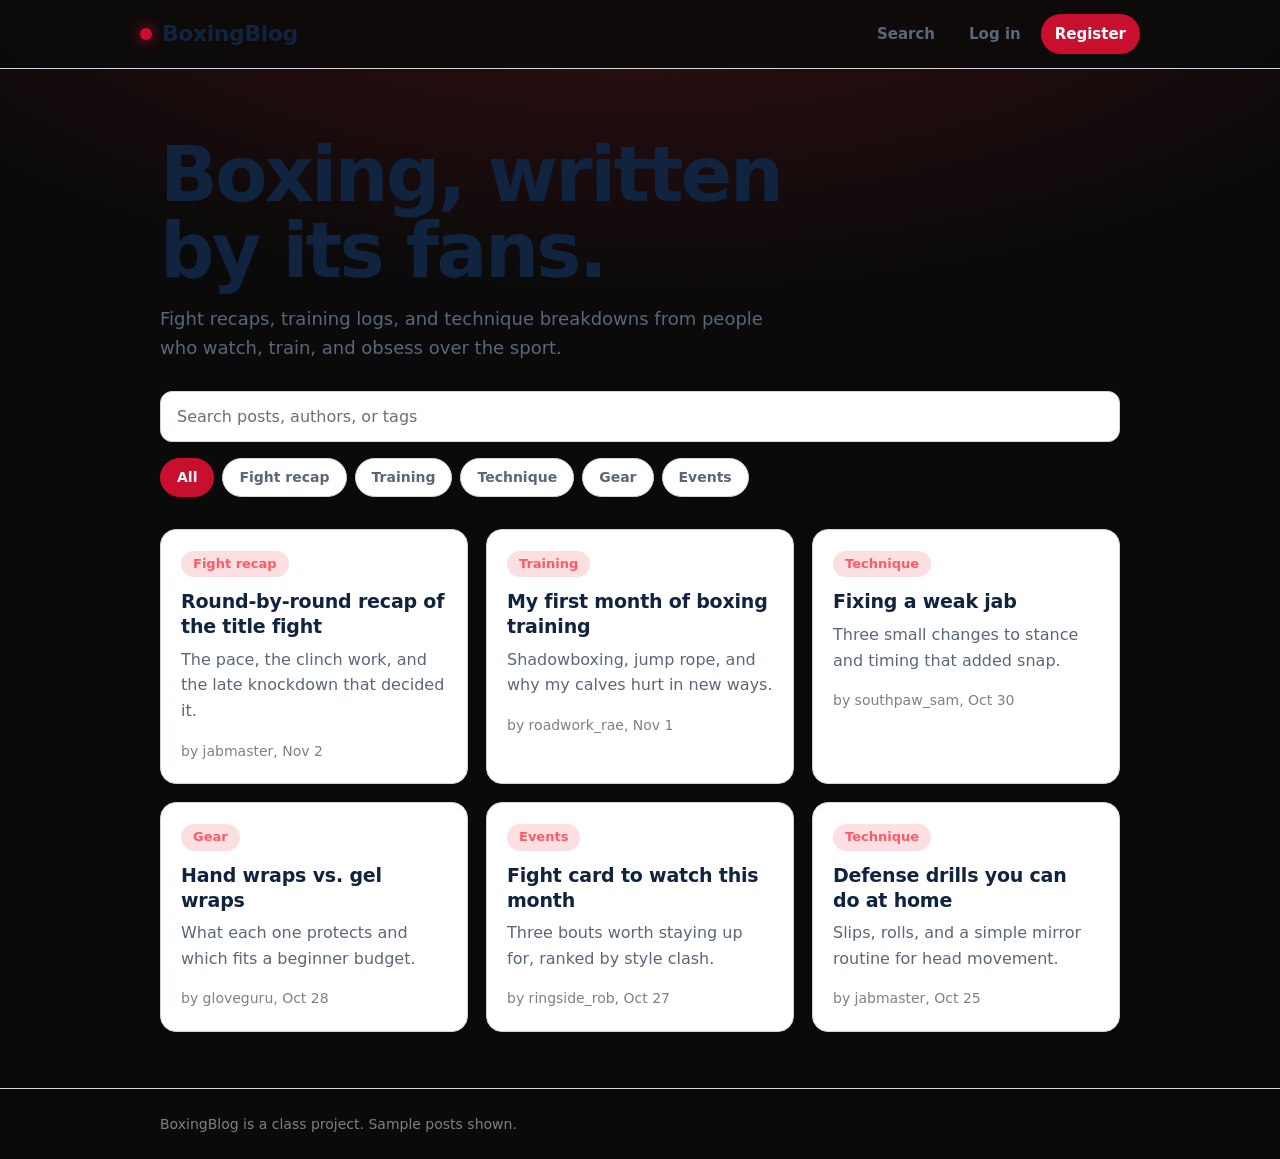
<file: index.html>
<!DOCTYPE html>
<html lang="en">

<head>
    <meta charset="utf-8">
    <meta name="viewport" content="width=device-width, initial-scale=1">
    <title>BoxingBlog</title>
    <link rel="stylesheet" href="/css/styles.css">
</head>

<body>
    <header class="site">
        <div class="wrap bar">
            <a class="logo" href="/index.html">BoxingBlog</a>
            <nav id="nav"></nav>
        </div>
    </header>
    <main class="wrap">
        <section class="hero">
            <h1>Boxing, written by its fans.</h1>
            <p>Fight recaps, training logs, and technique breakdowns from people who watch, train, and obsess over the
                sport.</p>
            <input type="search" id="q" placeholder="Search posts, authors, or tags" aria-label="Search posts">
            <div class="chips" id="chips" role="group" aria-label="Filter by topic"></div>
        </section>
        <section class="grid" id="posts" aria-live="polite"></section>
    </main>
    <footer>
        <div class="wrap">BoxingBlog is a class project. Sample posts shown.</div>
    </footer>
    <script src="/config.js"></script>
    <script src="/auth.js"></script>
    <script>
        const posts = [
            { t: "Round-by-round recap of the title fight", a: "jabmaster", tag: "Fight recap", d: "Nov 2", x: "The pace, the clinch work, and the late knockdown that decided it." },
            { t: "My first month of boxing training", a: "roadwork_rae", tag: "Training", d: "Nov 1", x: "Shadowboxing, jump rope, and why my calves hurt in new ways." },
            { t: "Fixing a weak jab", a: "southpaw_sam", tag: "Technique", d: "Oct 30", x: "Three small changes to stance and timing that added snap." },
            { t: "Hand wraps vs. gel wraps", a: "gloveguru", tag: "Gear", d: "Oct 28", x: "What each one protects and which fits a beginner budget." },
            { t: "Fight card to watch this month", a: "ringside_rob", tag: "Events", d: "Oct 27", x: "Three bouts worth staying up for, ranked by style clash." },
            { t: "Defense drills you can do at home", a: "jabmaster", tag: "Technique", d: "Oct 25", x: "Slips, rolls, and a simple mirror routine for head movement." }
        ];
        const tags = ["All", ...new Set(posts.map(p => p.tag))];
        let active = "All";
        const chips = document.getElementById("chips"), grid = document.getElementById("posts"), q = document.getElementById("q");
        tags.forEach(t => {
            const b = document.createElement("button"); b.type = "button"; b.textContent = t;
            b.setAttribute("aria-pressed", t === active);
            b.onclick = () => { active = t;[...chips.children].forEach(c => c.setAttribute("aria-pressed", c === b)); render() };
            chips.appendChild(b)
        });
        function render() {
            const s = q.value.trim().toLowerCase();
            const list = posts.filter(p => (active === "All" || p.tag === active) && (!s || [p.t, p.a, p.tag, p.x].join(" ").toLowerCase().includes(s)));
            grid.innerHTML = list.length ? list.map(p => `<article class="card"><span class="tag">${p.tag}</span><h3>${p.t}</h3><p>${p.x}</p><span class="meta">by ${p.a}, ${p.d}</span></article>`).join("") : '<p class="empty">No posts match. Clear the search or pick another topic.</p>';
        }
        q.addEventListener("input", render); render();
    </script>
</body>

</html>
</file>
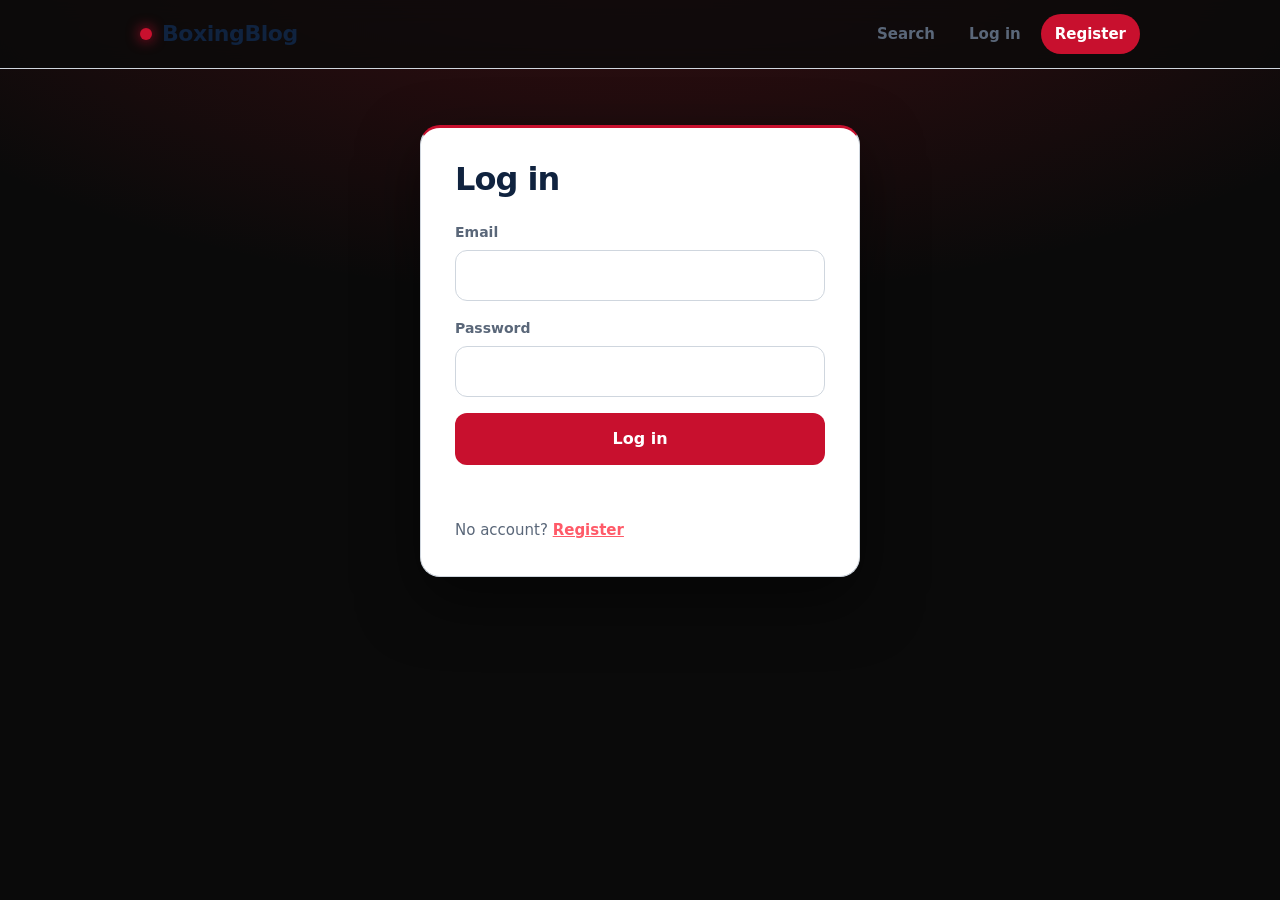
<file: login.html>
<!DOCTYPE html>
<html lang="en">

<head>
    <meta charset="utf-8">
    <meta name="viewport" content="width=device-width, initial-scale=1">
    <title>Log in - BoxingBlog</title>
    <link rel="stylesheet" href="/css/styles.css">
</head>

<body>
    <header class="site">
        <div class="wrap bar">
            <a class="logo" href="/index.html">BoxingBlog</a>
            <nav id="nav"></nav>
        </div>
    </header>
    <main class="wrap">
        <form class="panel" id="f" novalidate>
            <h1>Log in</h1>
            <div class="field"><label for="email">Email</label><input id="email" name="email" type="email" required
                    autocomplete="email"></div>
            <div class="field"><label for="password">Password</label><input id="password" name="password"
                    type="password" required minlength="8" autocomplete="current-password"></div>
            <button class="primary" type="submit">Log in</button>
            <p class="msg" id="msg" role="status"></p>
            <p class="alt">No account? <a href="/register.html">Register</a></p>
        </form>
    </main>
    <script src="/config.js"></script>
    <script src="/auth.js"></script>
    <script>
        const f = document.getElementById("f"), msg = document.getElementById("msg");
        f.addEventListener("submit", async (e) => {
            e.preventDefault();
            if (!f.reportValidity()) return;
            msg.textContent = "Signing in...";
            try {
                await BB_AUTH.login(f.email.value.trim(), f.password.value);
                location.href = "/search.html";
            } catch (err) { msg.textContent = err.message; }
        });
    </script>
</body>

</html>
</file>
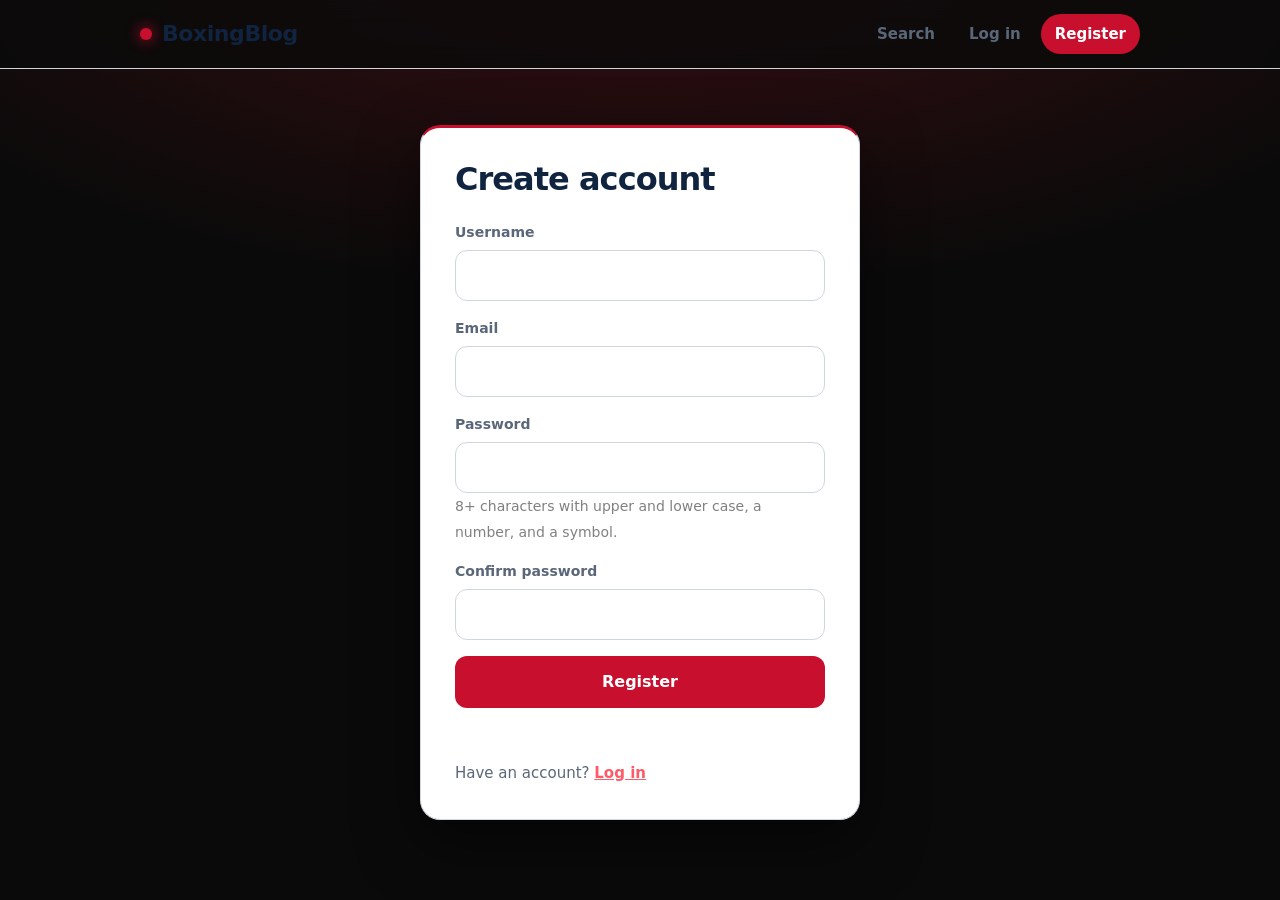
<file: register.html>
<!DOCTYPE html>
<html lang="en">

<head>
    <meta charset="utf-8">
    <meta name="viewport" content="width=device-width, initial-scale=1">
    <title>Register - BoxingBlog</title>
    <link rel="stylesheet" href="/css/styles.css">
</head>

<body>
    <header class="site">
        <div class="wrap bar">
            <a class="logo" href="/index.html">BoxingBlog</a>
            <nav id="nav"></nav>
        </div>
    </header>
    <main class="wrap">
        <form class="panel" id="f" novalidate>
            <h1>Create account</h1>
            <div class="field"><label for="nickname">Username</label><input id="nickname" name="nickname" type="text"
                    required minlength="3" maxlength="20" pattern="[A-Za-z0-9_]+"
                    title="Letters, numbers, and underscores only" autocomplete="nickname"></div>
            <div class="field"><label for="email">Email</label><input id="email" name="email" type="email" required
                    autocomplete="email"></div>
            <div class="field"><label for="password">Password</label><input id="password" name="password"
                    type="password" required minlength="8" autocomplete="new-password"><small class="meta">8+ characters
                    with upper and lower case, a number, and a symbol.</small></div>
            <div class="field"><label for="confirmPassword">Confirm password</label><input id="confirmPassword"
                    name="confirmPassword" type="password" required autocomplete="new-password"></div>
            <button class="primary" type="submit">Register</button>
            <p class="msg" id="msg" role="status"></p>
            <p class="alt">Have an account? <a href="/login.html">Log in</a></p>
        </form>
        <form class="panel" id="cf" hidden novalidate>
            <h1>Confirm email</h1>
            <p class="msg" id="cmsg" role="status"></p>
            <div class="field"><label for="code">6-digit code</label><input id="code" name="code" type="text" required
                    inputmode="numeric" pattern="[0-9]{6}" autocomplete="one-time-code"></div>
            <button class="primary" type="submit">Confirm</button>
            <p class="alt"><a href="#" id="resend">Send a new code</a></p>
        </form>
    </main>
    <script src="/config.js"></script>
    <script src="/auth.js"></script>
    <script>
        const f = document.getElementById("f"), cf = document.getElementById("cf");
        const msg = document.getElementById("msg"), cmsg = document.getElementById("cmsg");
        const p = f.password, c = f.confirmPassword;
        let pendingEmail = "";
        function check() { c.setCustomValidity(c.value === p.value ? "" : "Passwords do not match."); }
        p.addEventListener("input", check); c.addEventListener("input", check);

        f.addEventListener("submit", async (e) => {
            e.preventDefault(); check();
            if (!f.reportValidity()) return;
            msg.textContent = "Creating account...";
            try {
                pendingEmail = f.email.value.trim();
                await BB_AUTH.signUp(pendingEmail, p.value, f.nickname.value.trim());
                f.hidden = true; cf.hidden = false;
                cmsg.textContent = "We sent a 6-digit code to " + pendingEmail + ". Enter it below.";
            } catch (err) { msg.textContent = err.message; }
        });

        cf.addEventListener("submit", async (e) => {
            e.preventDefault();
            if (!cf.reportValidity()) return;
            try {
                await BB_AUTH.confirm(pendingEmail, cf.code.value.trim());
                location.href = "/login.html";
            } catch (err) { cmsg.textContent = err.message; }
        });

        document.getElementById("resend").addEventListener("click", async (e) => {
            e.preventDefault();
            try { await BB_AUTH.resend(pendingEmail); cmsg.textContent = "A new code was sent."; }
            catch (err) { cmsg.textContent = err.message; }
        });
    </script>
</body>

</html>
</file>
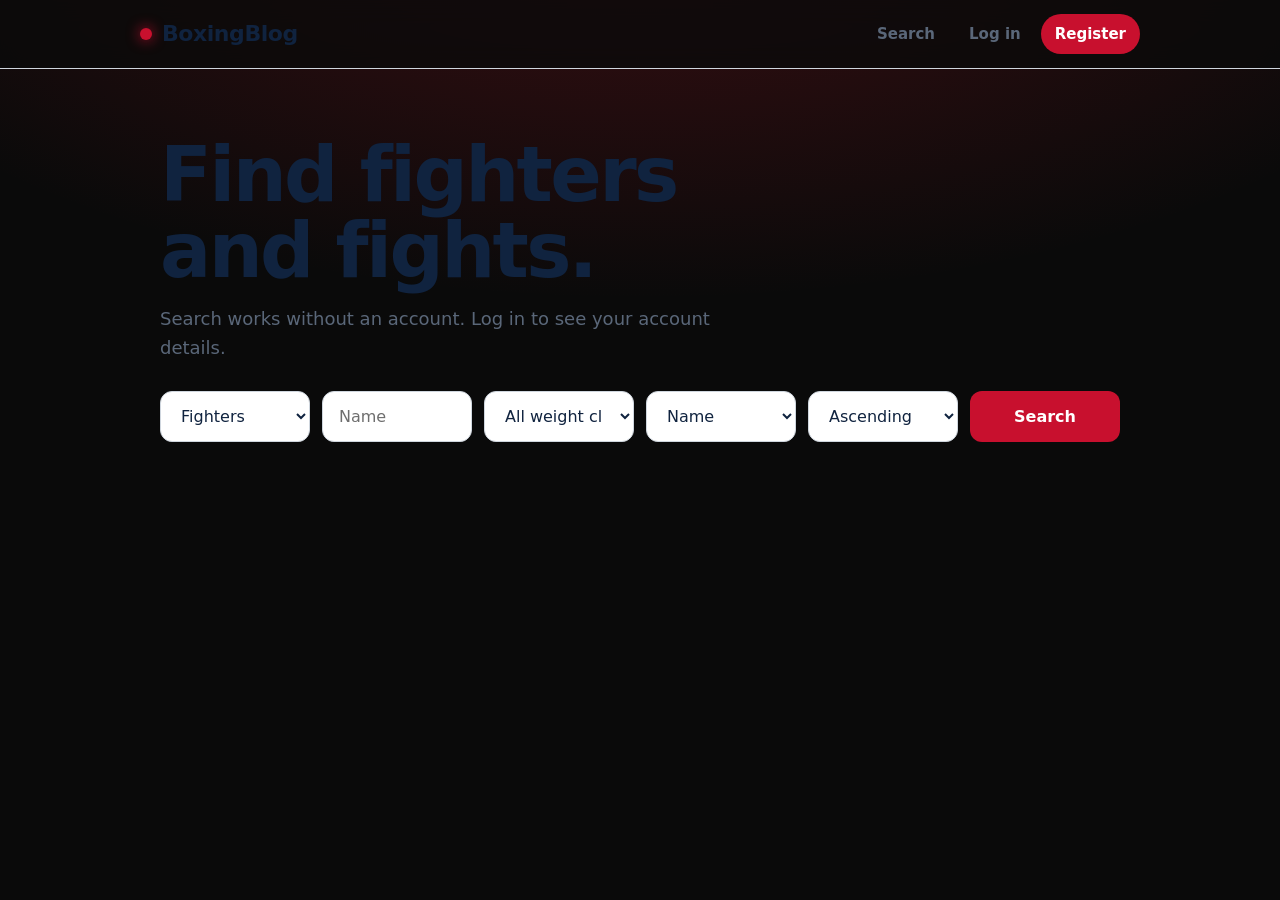
<file: search.html>
<!DOCTYPE html>
<html lang="en">

<head>
    <meta charset="utf-8">
    <meta name="viewport" content="width=device-width, initial-scale=1">
    <title>Search - BoxingBlog</title>
    <link rel="stylesheet" href="/css/styles.css">
    <style>
        .controls {
            display: grid;
            grid-template-columns: repeat(auto-fit, minmax(150px, 1fr));
            gap: 12px;
            margin: 24px 0
        }

        select {
            width: 100%;
            padding: 12px 16px;
            border: 1px solid var(--line);
            border-radius: 12px;
            background: var(--surface);
            color: var(--ink);
            font: inherit
        }

        .controls .primary {
            width: auto
        }
    </style>
</head>

<body>
    <header class="site">
        <div class="wrap bar">
            <a class="logo" href="/index.html">BoxingBlog</a>
            <nav id="nav"></nav>
        </div>
    </header>
    <main class="wrap">
        <section class="hero">
            <h1>Find fighters and fights.</h1>
            <p class="meta" id="acct"></p>
        </section>
        <form class="controls" id="f">
            <select id="type" aria-label="Search for">
                <option value="players">Fighters</option>
                <option value="matches">Matches</option>
            </select>
            <input type="search" id="name" placeholder="Name" maxlength="40" aria-label="Name">
            <select id="wc" aria-label="Weight class"></select>
            <select id="sort" aria-label="Sort by"></select>
            <select id="order" aria-label="Order">
                <option value="asc">Ascending</option>
                <option value="desc">Descending</option>
            </select>
            <button class="primary" type="submit">Search</button>
        </form>
        <p class="msg" id="msg" role="status"></p>
        <section class="grid" id="results" aria-live="polite"></section>
    </main>
    <script src="/config.js"></script>
    <script src="/auth.js"></script>
    <script>
        const SORTS = { players: [["name", "Name"], ["wins", "Wins"], ["kos", "Knockouts"]], matches: [["date", "Date"], ["weightClass", "Weight class"]] };
        const CLASSES = ["flyweight", "featherweight", "lightweight", "welterweight", "middleweight", "cruiserweight", "heavyweight"];
        const $ = (id) => document.getElementById(id);
        const el = (tag, cls, text) => { const n = document.createElement(tag); if (cls) n.className = cls; n.textContent = text; return n; };
        const fill = (sel, opts) => { sel.textContent = ""; opts.forEach(([v, t]) => { const o = document.createElement("option"); o.value = v; o.textContent = t; sel.appendChild(o); }); };

        fill($("wc"), [["", "All weight classes"], ...CLASSES.map((c) => [c, c])]);
        const setSorts = () => fill($("sort"), SORTS[$("type").value]);
        setSorts();
        $("type").addEventListener("change", setSorts);

        function card(type, i) {
            const a = el("article", "card");
            a.appendChild(el("span", "tag", i.weightClass));
            if (type === "players") {
                a.appendChild(el("h3", "", i.name));
                a.appendChild(el("p", "", i.wins + " wins, " + i.kos + " knockouts"));
                a.appendChild(el("span", "meta", i.country));
            } else {
                a.appendChild(el("h3", "", i.fighterA + " vs " + i.fighterB));
                a.appendChild(el("p", "", "Winner: " + i.winner + " (" + i.method + ")"));
                a.appendChild(el("span", "meta", i.date));
            }
            return a;
        }

        $("f").addEventListener("submit", async (e) => {
            e.preventDefault();
            const type = $("type").value, q = new URLSearchParams();
            if ($("name").value.trim()) q.set("name", $("name").value.trim());
            if ($("wc").value) q.set("weightClass", $("wc").value);
            q.set("sort", $("sort").value); q.set("order", $("order").value);
            $("msg").textContent = "Searching...";
            $("results").textContent = "";
            try {
                const d = await BB_AUTH.api("/" + type + "?" + q);
                $("msg").textContent = d.count + " result" + (d.count === 1 ? "" : "s");
                d.items.forEach((i) => $("results").appendChild(card(type, i)));
            } catch (err) { $("msg").textContent = err.message; }
        });

        if (BB_AUTH.token()) {
            BB_AUTH.api("/me", true).then((d) => { $("acct").textContent = "Signed in as " + d.email; })
                .catch((err) => { $("acct").textContent = err.message; });
        } else {
            $("acct").textContent = "Search works without an account. Log in to see your account details.";
        }
    </script>
</body>

</html>
</file>
<file: css/styles.css>
:root {
    --bg: #0a0a0a;
    --surface: #141414;
    --surface-2: #1b1b1b;
    --ink: #f5f5f5;
    --muted: #a3a3a3;
    --red: #e11d2e;
    --red-text: #ff5a68;
    --line: #2a2a2a
=======
    --canvas: #0f76dece;
    --ink: #10233f;
    --muted: #5a6779;
    --red: #c8102e;
    --surface: #fff;
    --line: #cfd6de;
    --head: Impact, "Haettenschweiler", "Arial Narrow Bold", sans-serif
}

*{
    box-sizing: border-box
}

html {
    scroll-behavior: smooth
}

body {
    margin: 0;
    min-height: 100vh;
    font: 16px/1.6 system-ui, -apple-system, "Segoe UI", Roboto, sans-serif;
    background: var(--bg) radial-gradient(900px 420px at 50% -120px, rgba(225, 29, 46, .24), transparent) no-repeat;
    color: var(--ink)
}

a {
    color: inherit
}

:focus-visible {
    outline: 3px solid var(--red);
    outline-offset: 3px
}

.wrap {
    max-width: 1000px;
    margin: 0 auto;
    padding: 0 20px
}

.site {
    position: sticky;
    top: 0;
    z-index: 10;
    background: rgba(10, 10, 10, .8);
    backdrop-filter: blur(12px);
    -webkit-backdrop-filter: blur(12px);
    border-bottom: 1px solid var(--line)
}

.bar {
    display: flex;
    justify-content: space-between;
    align-items: center;
    padding: 14px 0
}

.logo {
    display: flex;
    align-items: center;
    font-weight: 800;
    font-size: 22px;
    letter-spacing: -.02em;
    text-decoration: none
}

.logo::before {
    content: "";
    width: 12px;
    height: 12px;
    margin-right: 10px;
    border-radius: 50%;
    background: var(--red);
    box-shadow: 0 0 14px var(--red)
}

nav {
    display: flex;
    align-items: center;
    gap: 6px
}

nav a {
    padding: 8px 14px;
    border-radius: 999px;
    font-weight: 600;
    font-size: 15px;
    text-decoration: none;
    color: var(--muted);
    transition: color .15s, background .15s
}

nav a:hover {
    color: var(--ink);
    background: var(--surface-2)
}

nav a.cta {
    background: var(--red);
    color: #fff
}

nav a.cta:hover {
    background: #f43144
}

.hero {
    padding-top: 32px
}

.hero h1 {
    font-size: clamp(40px, 8vw, 76px);
    font-weight: 800;
    line-height: 1;
    letter-spacing: -.035em;
    margin: 36px 0 16px;
    max-width: 13ch
}

.hero p {
    max-width: 54ch;
    color: var(--muted);
    font-size: 18px;
    margin: 0 0 28px
}

input,
button {
    font: inherit
}

input[type=search],
.field input {
    width: 100%;
    padding: 12px 16px;
    border: 1px solid var(--line);
    border-radius: 12px;
    background: var(--surface);
    color: var(--ink);
    transition: border-color .15s, box-shadow .15s
}

input::placeholder {
    color: #6e6e6e
}

input[type=search]:focus,
.field input:focus {
    outline: none;
    border-color: var(--red);
    box-shadow: 0 0 0 4px rgba(225, 29, 46, .2)
}

.chips {
    display: flex;
    flex-wrap: wrap;
    gap: 8px;
    margin: 16px 0 0
}

.chips button {
    padding: 7px 16px;
    border: 1px solid var(--line);
    border-radius: 999px;
    background: var(--surface);
    color: var(--muted);
    font-weight: 600;
    font-size: 14px;
    cursor: pointer;
    transition: all .15s
}

.chips button:hover {
    border-color: var(--red);
    color: var(--ink)
}

.chips button[aria-pressed=true] {
    background: var(--red);
    border-color: var(--red);
    color: #fff
}

.grid {
    display: grid;
    grid-template-columns: repeat(auto-fill, minmax(280px, 1fr));
    gap: 18px;
    margin: 32px 0 56px
}

.card {
    background: var(--surface);
    border: 1px solid var(--line);
    border-radius: 16px;
    padding: 20px;
    transition: transform .2s, border-color .2s, box-shadow .2s
}

.card:hover {
    transform: translateY(-4px);
    border-color: var(--red);
    box-shadow: 0 14px 34px rgba(225, 29, 46, .18)
}

.card h3 {
    margin: 12px 0 8px;
    font-size: 19px;
    line-height: 1.3;
    letter-spacing: -.01em
}

.card p {
    margin: 0 0 14px;
    color: var(--muted)
}

.tag {
    display: inline-block;
    padding: 3px 12px;
    border-radius: 999px;
    background: rgba(225, 29, 46, .14);
    color: var(--red-text);
    font-weight: 700;
    font-size: 13px
}

.meta {
    color: #808080;
    font-size: 14px
}

.empty {
    grid-column: 1/-1;
    color: var(--muted)
}

.panel {
    max-width: 440px;
    margin: 56px auto;
    background: var(--surface);
    border: 1px solid var(--line);
    border-top: 3px solid var(--red);
    border-radius: 20px;
    padding: 34px;
    box-shadow: 0 24px 60px rgba(0, 0, 0, .5)
}

.panel h1 {
    font-size: 32px;
    font-weight: 800;
    letter-spacing: -.03em;
    line-height: 1.1;
    margin: 0 0 24px
}

.field {
    margin-bottom: 16px
}

.field label {
    display: block;
    font-weight: 600;
    font-size: 14px;
    margin-bottom: 6px;
    color: var(--muted)
}

.primary {
    width: 100%;
    padding: 13px;
    border: 0;
    border-radius: 12px;
    background: var(--red);
    color: #fff;
    font-weight: 700;
    cursor: pointer;
    transition: background .15s, transform .15s
}

.primary:hover {
    background: #f43144;
    transform: translateY(-1px)
}

.msg {
    min-height: 1.5em;
    margin: 14px 0 0;
    color: var(--red-text);
    font-size: 14px
}

.alt {
    margin: 18px 0 0;
    font-size: 15px;
    color: var(--muted)
}

.alt a {
    color: var(--red-text);
    font-weight: 600
}

footer {
    border-top: 1px solid var(--line);
    padding: 24px 0;
    color: #808080;
    font-size: 14px
}

@media (prefers-reduced-motion:reduce) {
    * {
        transition: none !important
    }

    .card:hover,
    .primary:hover {
        transform: none
    }
}
</file>
